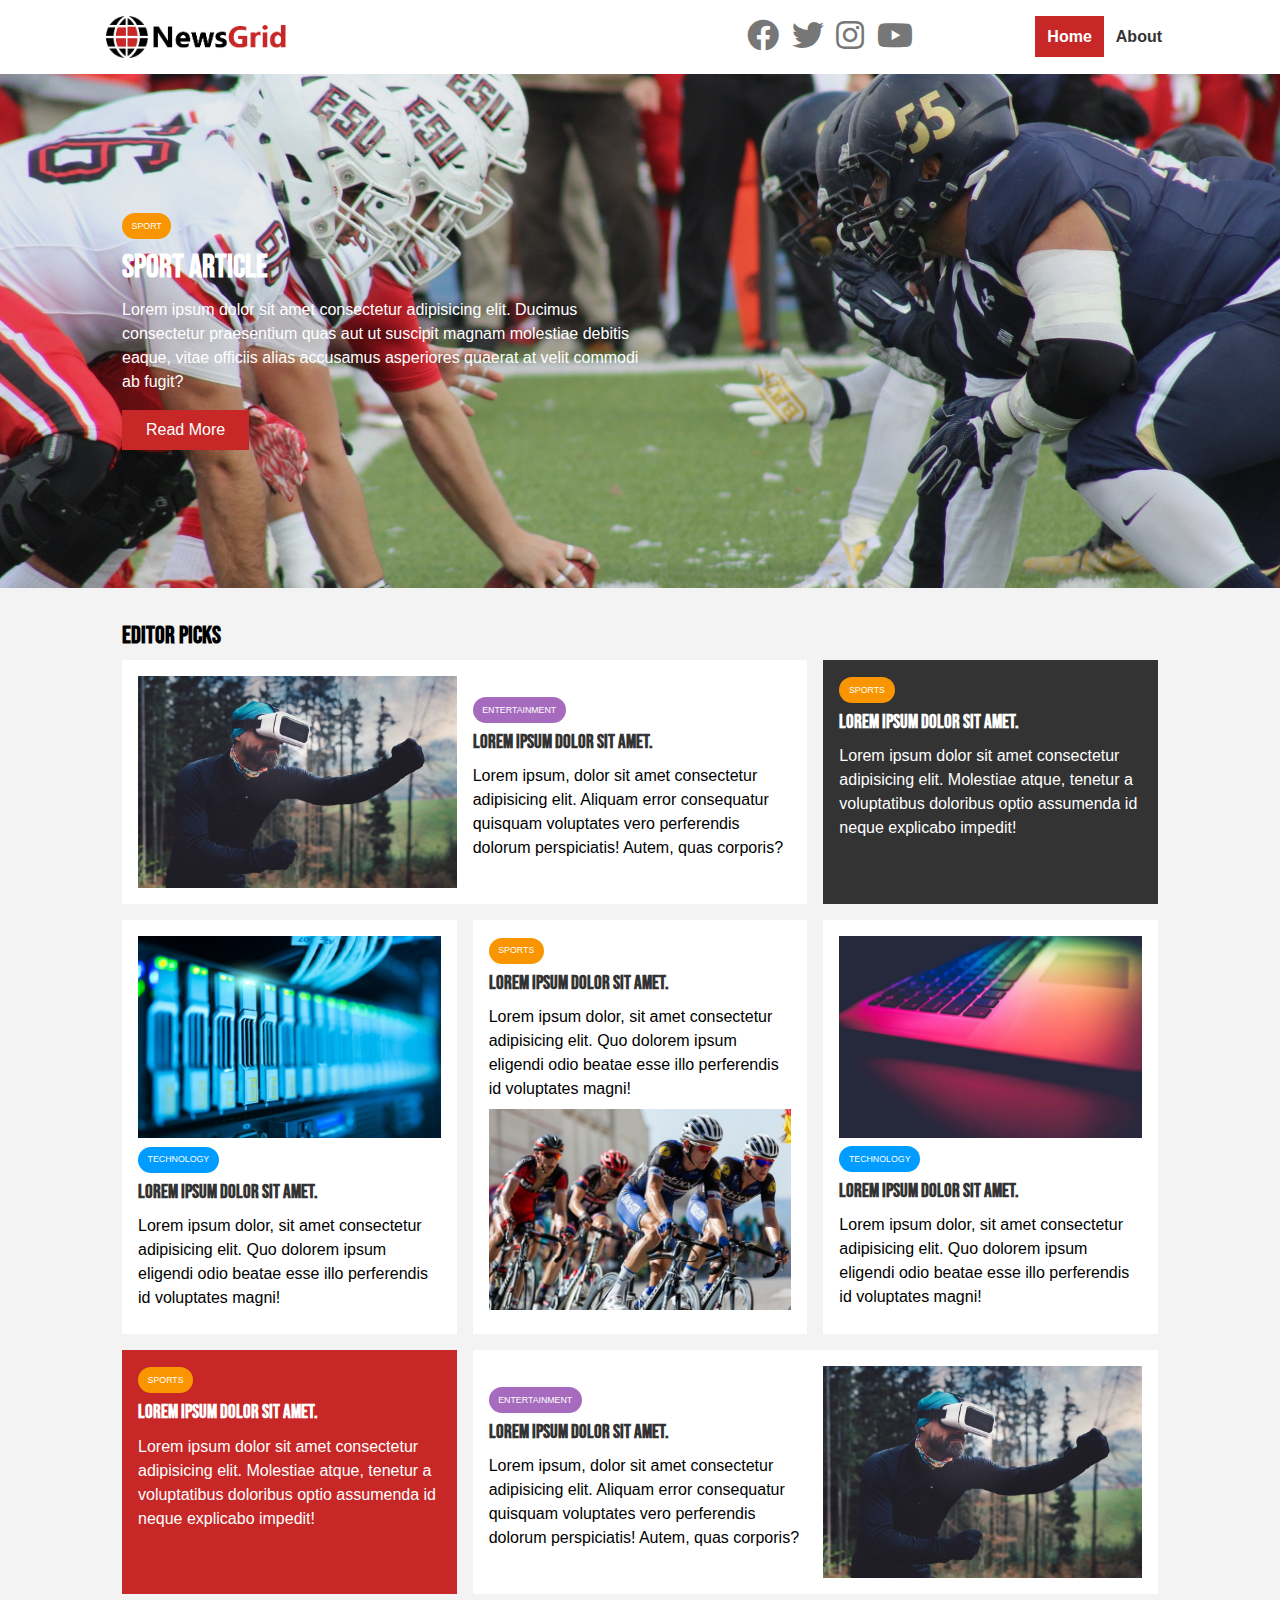
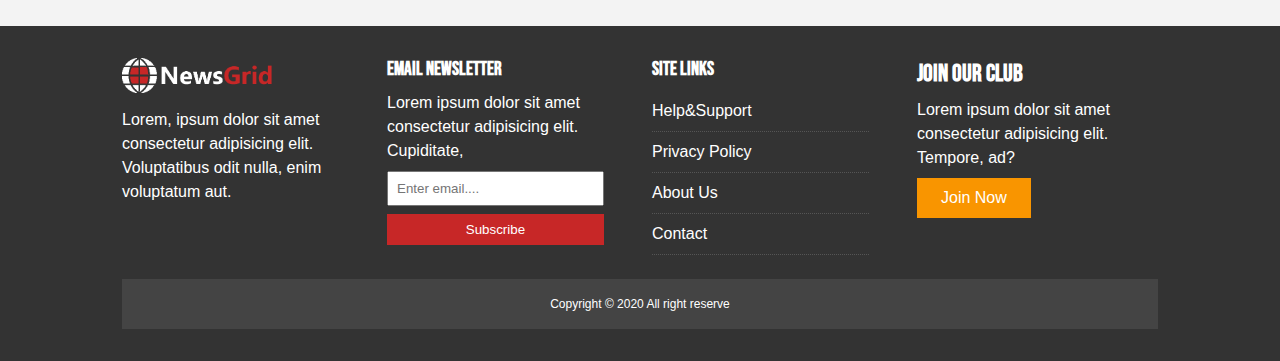
<file: index.html>
<!DOCTYPE html>
<html lang="en">
  <head>
    <meta charset="UTF-8" />
    <meta name="viewport" content="width=device-width, initial-scale=1.0" />
    <link
      rel="stylesheet"
      href="https://cdnjs.cloudflare.com/ajax/libs/font-awesome/5.14.0/css/all.min.css"
    />
    <link
      href="https://fonts.googleapis.com/css2?family=Bebas+Neue&display=swap"
      rel="stylesheet"
    />
    <link rel="stylesheet" href="css/style.css" />
    <link
      rel="stylesheet"
      media="screen and (max-width:768px)"
      href="css/mobile.css"
    />
    <link rel="shortcut icon" type="image/x-icon" href="favicon.ico" />
    <title>NewsGrid | Latest News</title>
  </head>
  <body>
    <nav id="main-nav">
      <div class="container">
        <img src="img/logo.png" alt="NewsGrid" class="logo" />
        <div class="social">
          <a href="http://facebook.com" target="_blank"
            ><i class="fab fa-facebook fa-2x"></i
          ></a>
          <a href="http://twitter.com" target="_blank"
            ><i class="fab fa-twitter fa-2x"></i
          ></a>
          <a href="http://instagram.com" target="_blank"
            ><i class="fab fa-instagram fa-2x"></i
          ></a>
          <a href="http://youtube.com" target="_blank"
            ><i class="fab fa-youtube fa-2x"></i
          ></a>
        </div>
        <ul>
          <li><a href="index.html" class="current">Home</a></li>
          <li><a href="about.html">About</a></li>
        </ul>
      </div>
    </nav>

    <!-- Showcase -->
    <header id="showcase">
      <div class="container">
        <div class="showcase-container">
          <div class="showcase-content">
            <div class="category category-sports">Sport</div>
            <h1>Sport Article</h1>
            <p>
              Lorem ipsum dolor sit amet consectetur adipisicing elit. Ducimus
              consectetur praesentium quas aut ut suscipit magnam molestiae
              debitis eaque, vitae officiis alias accusamus asperiores quaerat
              at velit commodi ab fugit?
            </p>
            <a href="article.html" class="btn btn-primary">Read More</a>
          </div>
        </div>
      </div>
    </header>

    <!-- Home Articles -->
    <section id="home-articles" class="py-2">
      <div class="container">
        <h2>Editor Picks</h2>
        <div class="articles-container">
          <article class="card">
            <img src="img/articles/ent1.jpg" alt="" />
            <div>
              <div class="category category-ent">Entertainment</div>
              <h3><a href="article.html">Lorem ipsum dolor sit amet.</a></h3>
              <p>
                Lorem ipsum, dolor sit amet consectetur adipisicing elit.
                Aliquam error consequatur quisquam voluptates vero perferendis
                dolorum perspiciatis! Autem, quas corporis?
              </p>
            </div>
          </article>
          <article class="card bg-dark">
            <div class="category category-sports">Sports</div>
            <h3><a href="article.html">Lorem ipsum dolor sit amet.</a></h3>
            <p>
              Lorem ipsum dolor sit amet consectetur adipisicing elit. Molestiae
              atque, tenetur a voluptatibus doloribus optio assumenda id neque
              explicabo impedit!
            </p>
          </article>
          <article class="card">
            <img src="img/articles/tech1.jpg" alt="" />
            <div class="category category-tech">Technology</div>
            <h3><a href="article.html">Lorem ipsum dolor sit amet.</a></h3>
            <p>
              Lorem ipsum dolor, sit amet consectetur adipisicing elit. Quo
              dolorem ipsum eligendi odio beatae esse illo perferendis id
              voluptates magni!
            </p>
          </article>
          <article class="card">
            <div class="category category-sports">Sports</div>
            <h3><a href="article.html">Lorem ipsum dolor sit amet.</a></h3>
            <p>
              Lorem ipsum dolor, sit amet consectetur adipisicing elit. Quo
              dolorem ipsum eligendi odio beatae esse illo perferendis id
              voluptates magni!
            </p>
            <img src="img/articles/sports1.jpg" alt="" />
          </article>
          <article class="card">
            <img src="img/articles/tech2.jpg" alt="" />
            <div class="category category-tech">Technology</div>
            <h3><a href="article.html">Lorem ipsum dolor sit amet.</a></h3>
            <p>
              Lorem ipsum dolor, sit amet consectetur adipisicing elit. Quo
              dolorem ipsum eligendi odio beatae esse illo perferendis id
              voluptates magni!
            </p>
          </article>
          <article class="card bg-primary">
            <div class="category category-sports">Sports</div>
            <h3><a href="article.html">Lorem ipsum dolor sit amet.</a></h3>
            <p>
              Lorem ipsum dolor sit amet consectetur adipisicing elit. Molestiae
              atque, tenetur a voluptatibus doloribus optio assumenda id neque
              explicabo impedit!
            </p>
          </article>
          <article class="card">
            <div>
              <div class="category category-ent">Entertainment</div>
              <h3><a href="article.html">Lorem ipsum dolor sit amet.</a></h3>
              <p>
                Lorem ipsum, dolor sit amet consectetur adipisicing elit.
                Aliquam error consequatur quisquam voluptates vero perferendis
                dolorum perspiciatis! Autem, quas corporis?
              </p>
            </div>
            <img src="img/articles/ent1.jpg" alt="" />
          </article>
        </div>
      </div>
    </section>
    <footer id="main-footer" class="py-2">
      <div class="container footer-container">
        <div>
          <img src="img/logo_light.png" alt="NewsGrid" />
          <p>
            Lorem, ipsum dolor sit amet consectetur adipisicing elit.
            Voluptatibus odit nulla, enim voluptatum aut.
          </p>
        </div>
        <div>
          <h3>Email Newsletter</h3>
          <p>
            Lorem ipsum dolor sit amet consectetur adipisicing elit. Cupiditate,
          </p>
          <form name="contact" method="POST" data-netlify="true">
            <input type="email" placeholder="Enter email...." />
            <input type="submit" value="Subscribe" class="btn btn-primary" />
          </form>
        </div>
        <div>
          <h3>Site Links</h3>
          <ul class="list">
            <li><a href="#">Help&Support</a></li>
            <li><a href="#">Privacy Policy</a></li>
            <li><a href="#">About Us</a></li>
            <li><a href="#">Contact</a></li>
          </ul>
        </div>
        <div>
          <h2>Join Our Club</h2>
          <p>
            Lorem ipsum dolor sit amet consectetur adipisicing elit. Tempore,
            ad?
          </p>
          <a href="#" class="btn btn-secondary">Join Now</a>
        </div>
        <div>
          <p>Copyright &copy; 2020 All right reserve</p>
        </div>
      </div>
    </footer>
  </body>
</html>
</file>
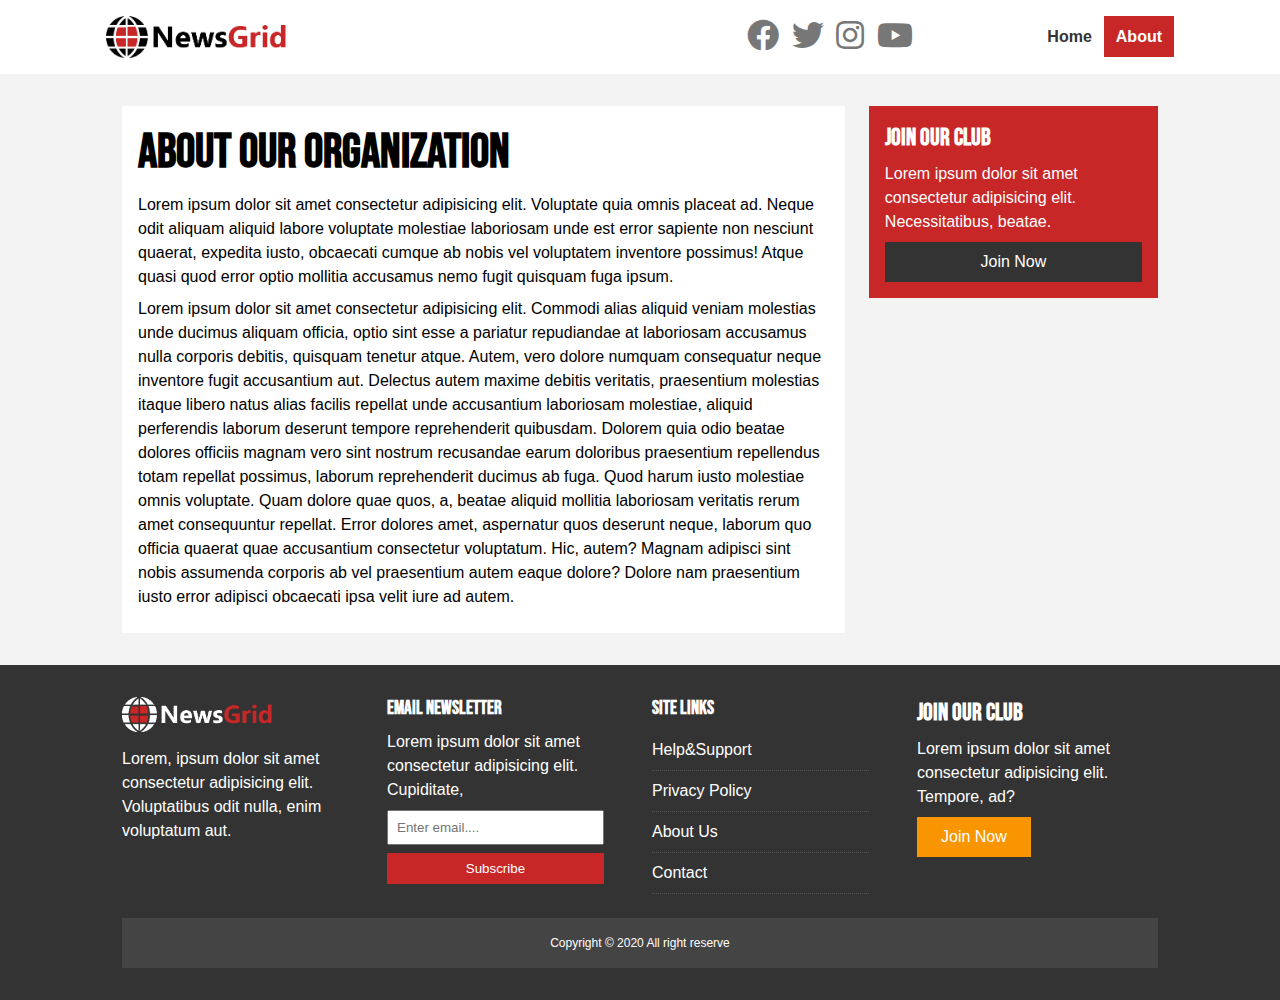
<file: about.html>
<!DOCTYPE html>
<html lang="en">
  <head>
    <meta charset="UTF-8" />
    <meta name="viewport" content="width=device-width, initial-scale=1.0" />
    <link
      rel="stylesheet"
      href="https://cdnjs.cloudflare.com/ajax/libs/font-awesome/5.14.0/css/all.min.css"
    />
    <link
      href="https://fonts.googleapis.com/css2?family=Bebas+Neue&display=swap"
      rel="stylesheet"
    />
    <link rel="stylesheet" href="css/style.css" />
    <link
      rel="stylesheet"
      media="screen and (max-width:768px)"
      href="css/mobile.css"
    />
    <link rel="shortcut icon" type="image/x-icon" href="favicon.ico" />
    <title>NewsGrid | About</title>
  </head>
  <body>
    <nav id="main-nav">
      <div class="container">
        <img src="img/logo.png" alt="NewsGrid" class="logo" />
        <div class="social">
          <a href="http://facebook.com" target="_blank"
            ><i class="fab fa-facebook fa-2x"></i
          ></a>
          <a href="http://twitter.com" target="_blank"
            ><i class="fab fa-twitter fa-2x"></i
          ></a>
          <a href="http://instagram.com" target="_blank"
            ><i class="fab fa-instagram fa-2x"></i
          ></a>
          <a href="http://youtube.com" target="_blank"
            ><i class="fab fa-youtube fa-2x"></i
          ></a>
        </div>
        <ul>
          <li><a href="index.html">Home</a></li>
          <li><a href="about.html" class="current">About</a></li>
        </ul>
      </div>
    </nav>

    <section id="about">
      <div class="container">
        <div class="page-container">
          <article class="card">
            <h1 class="l-heading">About Our Organization</h1>
            <p>
              Lorem ipsum dolor sit amet consectetur adipisicing elit. Voluptate
              quia omnis placeat ad. Neque odit aliquam aliquid labore voluptate
              molestiae laboriosam unde est error sapiente non nesciunt quaerat,
              expedita iusto, obcaecati cumque ab nobis vel voluptatem inventore
              possimus! Atque quasi quod error optio mollitia accusamus nemo
              fugit quisquam fuga ipsum.
            </p>
            <p>
              Lorem ipsum dolor sit amet consectetur adipisicing elit. Commodi
              alias aliquid veniam molestias unde ducimus aliquam officia, optio
              sint esse a pariatur repudiandae at laboriosam accusamus nulla
              corporis debitis, quisquam tenetur atque. Autem, vero dolore
              numquam consequatur neque inventore fugit accusantium aut.
              Delectus autem maxime debitis veritatis, praesentium molestias
              itaque libero natus alias facilis repellat unde accusantium
              laboriosam molestiae, aliquid perferendis laborum deserunt tempore
              reprehenderit quibusdam. Dolorem quia odio beatae dolores officiis
              magnam vero sint nostrum recusandae earum doloribus praesentium
              repellendus totam repellat possimus, laborum reprehenderit ducimus
              ab fuga. Quod harum iusto molestiae omnis voluptate. Quam dolore
              quae quos, a, beatae aliquid mollitia laboriosam veritatis rerum
              amet consequuntur repellat. Error dolores amet, aspernatur quos
              deserunt neque, laborum quo officia quaerat quae accusantium
              consectetur voluptatum. Hic, autem? Magnam adipisci sint nobis
              assumenda corporis ab vel praesentium autem eaque dolore? Dolore
              nam praesentium iusto error adipisci obcaecati ipsa velit iure ad
              autem.
            </p>
          </article>
          <aside class="card bg-primary">
            <h2>Join Our Club</h2>
            <p>
              Lorem ipsum dolor sit amet consectetur adipisicing elit.
              Necessitatibus, beatae.
            </p>
            <a href="#" class="btn btn-dark btn-block">Join Now</a>
          </aside>
        </div>
      </div>
    </section>

    <!-- Footer -->
    <footer id="main-footer" class="py-2">
      <div class="container footer-container">
        <div>
          <img src="img/logo_light.png" alt="NewsGrid" />
          <p>
            Lorem, ipsum dolor sit amet consectetur adipisicing elit.
            Voluptatibus odit nulla, enim voluptatum aut.
          </p>
        </div>
        <div>
          <h3>Email Newsletter</h3>
          <p>
            Lorem ipsum dolor sit amet consectetur adipisicing elit. Cupiditate,
          </p>
          <form name="contact" method="POST" data-netlify="true">
            <input type="email" placeholder="Enter email...." />
            <input type="submit" value="Subscribe" class="btn btn-primary" />
          </form>
        </div>
        <div>
          <h3>Site Links</h3>
          <ul class="list">
            <li><a href="#">Help&Support</a></li>
            <li><a href="#">Privacy Policy</a></li>
            <li><a href="#">About Us</a></li>
            <li><a href="#">Contact</a></li>
          </ul>
        </div>
        <div>
          <h2>Join Our Club</h2>
          <p>
            Lorem ipsum dolor sit amet consectetur adipisicing elit. Tempore,
            ad?
          </p>
          <a href="#" class="btn btn-secondary">Join Now</a>
        </div>
        <div>
          <p>Copyright &copy; 2020 All right reserve</p>
        </div>
      </div>
    </footer>
  </body>
</html>
</file>
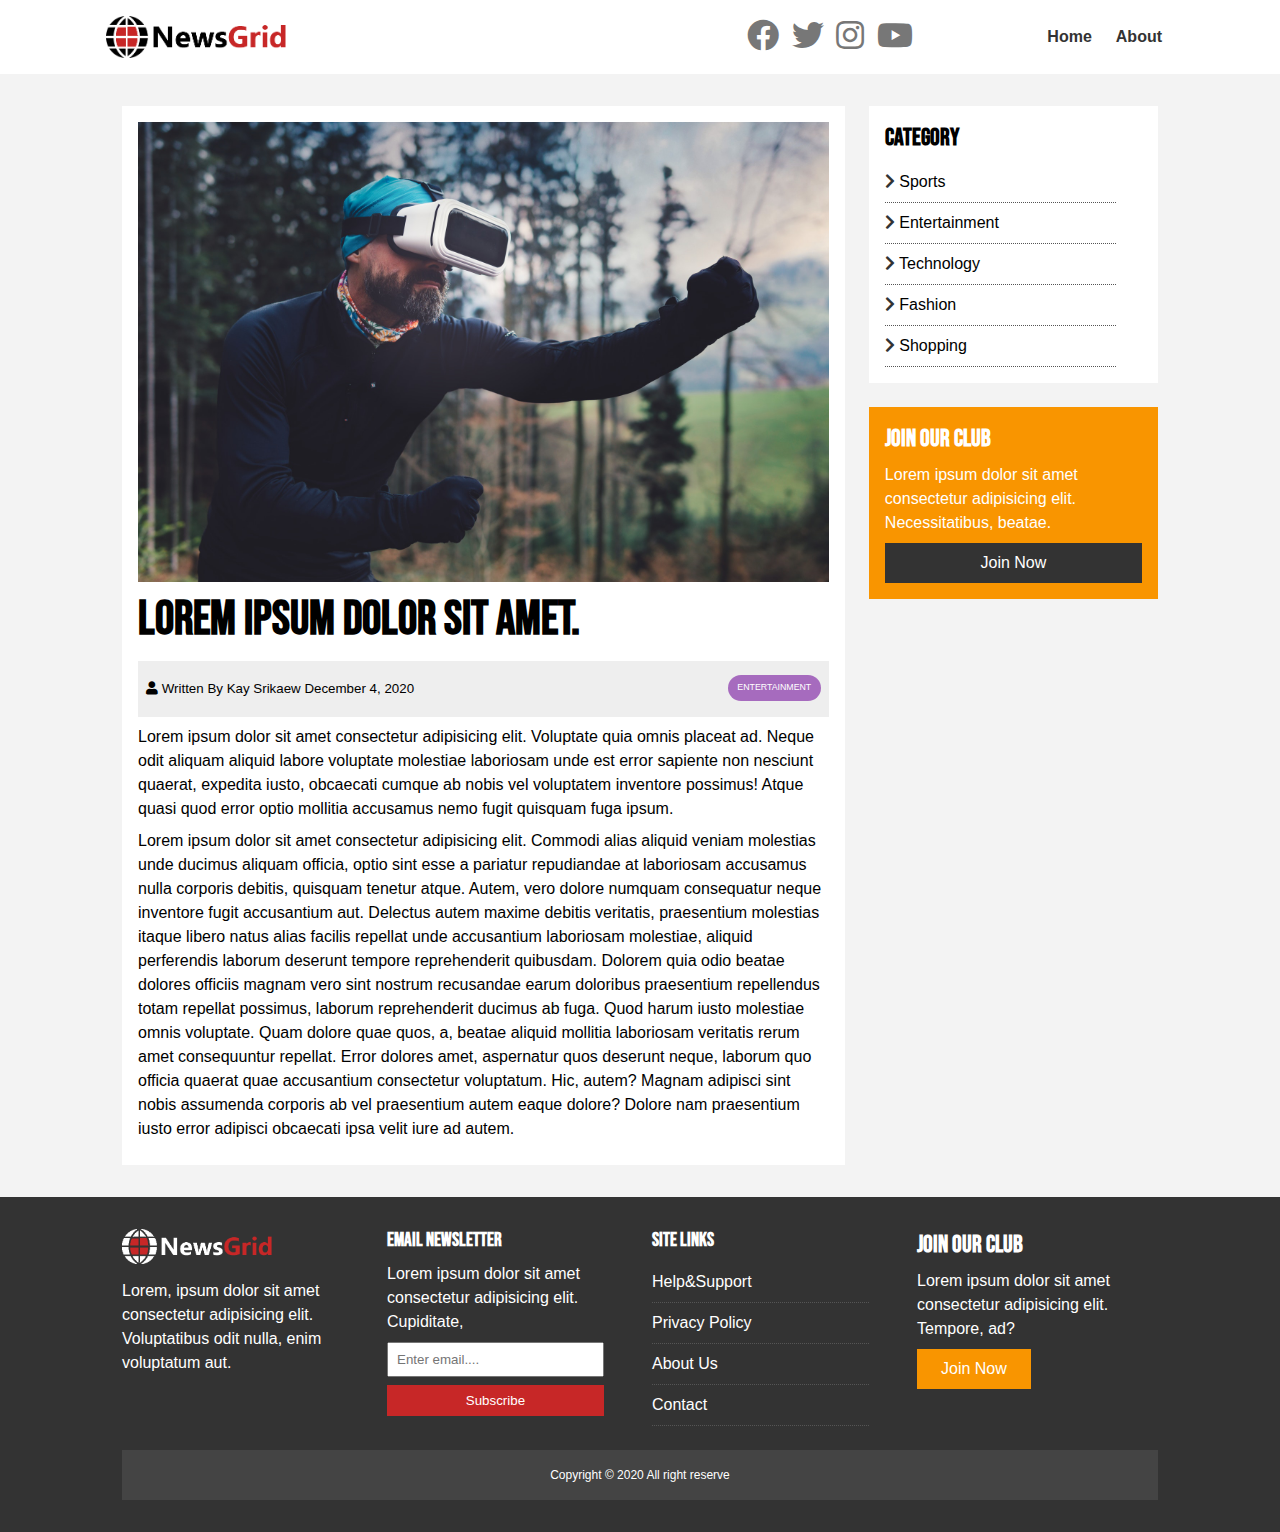
<file: article.html>
<!DOCTYPE html>
<html lang="en">
  <head>
    <meta charset="UTF-8" />
    <meta name="viewport" content="width=device-width, initial-scale=1.0" />
    <link
      rel="stylesheet"
      href="https://cdnjs.cloudflare.com/ajax/libs/font-awesome/5.14.0/css/all.min.css"
    />
    <link
      href="https://fonts.googleapis.com/css2?family=Bebas+Neue&display=swap"
      rel="stylesheet"
    />
    <link rel="stylesheet" href="css/style.css" />
    <link
      rel="stylesheet"
      media="screen and (max-width:768px)"
      href="css/mobile.css"
    />
    <link rel="shortcut icon" type="image/x-icon" href="favicon.ico" />
    <title>NewsGrid | Latest News</title>
  </head>
  <body>
    <nav id="main-nav">
      <div class="container">
        <img src="img/logo.png" alt="NewsGrid" class="logo" />
        <div class="social">
          <a href="http://facebook.com" target="_blank"
            ><i class="fab fa-facebook fa-2x"></i
          ></a>
          <a href="http://twitter.com" target="_blank"
            ><i class="fab fa-twitter fa-2x"></i
          ></a>
          <a href="http://instagram.com" target="_blank"
            ><i class="fab fa-instagram fa-2x"></i
          ></a>
          <a href="http://youtube.com" target="_blank"
            ><i class="fab fa-youtube fa-2x"></i
          ></a>
        </div>
        <ul>
          <li><a href="index.html">Home</a></li>
          <li><a href="about.html">About</a></li>
        </ul>
      </div>
    </nav>

    <section id="article">
      <div class="container">
        <div class="page-container">
          <article class="card">
            <img src="img/articles/ent1.jpg" alt="" />
            <h1 class="l-heading">Lorem ipsum dolor sit amet.</h1>
            <div class="meta">
              <small>
                <i class="fas fa-user"></i> Written By Kay Srikaew December 4,
                2020
              </small>
              <div class="category category-ent">Entertainment</div>
            </div>
            <p>
              Lorem ipsum dolor sit amet consectetur adipisicing elit. Voluptate
              quia omnis placeat ad. Neque odit aliquam aliquid labore voluptate
              molestiae laboriosam unde est error sapiente non nesciunt quaerat,
              expedita iusto, obcaecati cumque ab nobis vel voluptatem inventore
              possimus! Atque quasi quod error optio mollitia accusamus nemo
              fugit quisquam fuga ipsum.
            </p>
            <p>
              Lorem ipsum dolor sit amet consectetur adipisicing elit. Commodi
              alias aliquid veniam molestias unde ducimus aliquam officia, optio
              sint esse a pariatur repudiandae at laboriosam accusamus nulla
              corporis debitis, quisquam tenetur atque. Autem, vero dolore
              numquam consequatur neque inventore fugit accusantium aut.
              Delectus autem maxime debitis veritatis, praesentium molestias
              itaque libero natus alias facilis repellat unde accusantium
              laboriosam molestiae, aliquid perferendis laborum deserunt tempore
              reprehenderit quibusdam. Dolorem quia odio beatae dolores officiis
              magnam vero sint nostrum recusandae earum doloribus praesentium
              repellendus totam repellat possimus, laborum reprehenderit ducimus
              ab fuga. Quod harum iusto molestiae omnis voluptate. Quam dolore
              quae quos, a, beatae aliquid mollitia laboriosam veritatis rerum
              amet consequuntur repellat. Error dolores amet, aspernatur quos
              deserunt neque, laborum quo officia quaerat quae accusantium
              consectetur voluptatum. Hic, autem? Magnam adipisci sint nobis
              assumenda corporis ab vel praesentium autem eaque dolore? Dolore
              nam praesentium iusto error adipisci obcaecati ipsa velit iure ad
              autem.
            </p>
          </article>

          <aside id="category" class="card">
            <h2>Category</h2>
            <ul class="list">
              <li>
                <a href="#"><i class="fas fa-chevron-right"></i> </a>Sports
              </li>
              <li>
                <a href="#"><i class="fas fa-chevron-right"></i> </a
                >Entertainment
              </li>
              <li>
                <a href="#"><i class="fas fa-chevron-right"></i> </a>Technology
              </li>
              <li>
                <a href="#"><i class="fas fa-chevron-right"></i> </a>Fashion
              </li>
              <li>
                <a href="#"><i class="fas fa-chevron-right"></i> </a>Shopping
              </li>
            </ul>
          </aside>

          <aside class="card bg-secondary">
            <h2>Join Our Club</h2>
            <p>
              Lorem ipsum dolor sit amet consectetur adipisicing elit.
              Necessitatibus, beatae.
            </p>
            <a href="#" class="btn btn-dark btn-block">Join Now</a>
          </aside>
        </div>
      </div>
    </section>

    <!-- Footer -->
    <footer id="main-footer" class="py-2">
      <div class="container footer-container">
        <div>
          <img src="img/logo_light.png" alt="NewsGrid" />
          <p>
            Lorem, ipsum dolor sit amet consectetur adipisicing elit.
            Voluptatibus odit nulla, enim voluptatum aut.
          </p>
        </div>
        <div>
          <h3>Email Newsletter</h3>
          <p>
            Lorem ipsum dolor sit amet consectetur adipisicing elit. Cupiditate,
          </p>
          <form name="contact" method="POST" data-netlify="true">
            <input type="email" placeholder="Enter email...." />
            <input type="submit" value="Subscribe" class="btn btn-primary" />
          </form>
        </div>
        <div>
          <h3>Site Links</h3>
          <ul class="list">
            <li><a href="#">Help&Support</a></li>
            <li><a href="#">Privacy Policy</a></li>
            <li><a href="#">About Us</a></li>
            <li><a href="#">Contact</a></li>
          </ul>
        </div>
        <div>
          <h2>Join Our Club</h2>
          <p>
            Lorem ipsum dolor sit amet consectetur adipisicing elit. Tempore,
            ad?
          </p>
          <a href="#" class="btn btn-secondary">Join Now</a>
        </div>
        <div>
          <p>Copyright &copy; 2020 All right reserve</p>
        </div>
      </div>
    </footer>
  </body>
</html>
</file>
<file: css/style.css>
:root {
  --primary-color: #c72727;
  --secondary-color: #f99500;
  --light-color: #f3f3f3;
  --dark-color: #333;
  --max-width: 1100px;
}

.category {
  --sport-color: #f99500;
  --ent-color: #a66bbe;
  --tech-color: #009cff;
}

* {
  margin: 0;
  padding: 0;
  box-sizing: border-box;
}

body {
  font-family: Arial, Helvetica, sans-serif;
  line-height: 1.5;
  background: var(--light-color);
}

a {
  color: var(--dark-color);
  text-decoration: none;
}

ul {
  list-style: none;
}

p {
  margin: 0.5rem 0;
}

img {
  width: 100%;
}

h1,
h2,
h3,
h4,
h5,
h6 {
  font-family: "Bebas Neue", cursive;
  margin-bottom: 0.55rem;
  line-height: 1.3;
}

/* Utility */
.container {
  max-width: var(--max-width);
  margin: auto;
  padding: 0 2rem;
  overflow: hidden;
}

.category {
  display: inline-block;
  color: #fff;
  font-size: 0.55rem;
  text-transform: uppercase;
  padding: 0.4rem 0.6rem;
  border-radius: 15px;
  margin-bottom: 0.5rem;
}

.category-sports {
  background: var(--sport-color);
}
.category-ent {
  background: var(--ent-color);
}
.category-tech {
  background: var(--tech-color);
}

.btn {
  display: inline-block;
  border: none;
  background: var(--dark-color);
  color: #fff;
  padding: 0.5rem 1.5rem;
}

.btn-light {
  background: var(--light-color);
}
.btn-primary {
  background: var(--primary-color);
}
.btn-secondary {
  background: var(--secondary-color);
}

.btn-block {
  display: block;
  width: 100%;
  text-align: center;
}

.btn:hover {
  opacity: 0.9;
}

.card {
  background: #fff;
  padding: 1rem;
}

.bg-dark {
  background: var(--dark-color);
  color: #fff;
}
.bg-primary {
  background: var(--primary-color);
  color: #fff;
}
.bg-secondary {
  background: var(--secondary-color);
  color: #fff;
}

.bg-dark h1,
.bg-dark h2,
.bg-dark h3,
.bg-dark a,
.bg-primary h1,
.bg-primary h2,
.bg-primary h3,
.bg-primary a,
.bg-secondary h1,
.bg-secondary h2,
.bg-secondary h3,
.bg-secondary a {
  color: #fff;
}

.py-1 {
  padding: 1.5rem 0;
}
.py-2 {
  padding: 2rem 0;
}
.py-3 {
  padding: 3rem 0;
}
.p-1 {
  padding: 1.5rem;
}
.p-2 {
  padding: 2rem;
}
.p-3 {
  padding: 3rem;
}

.l-heading {
  font-size: 3rem;
}

.list li {
  padding: 0.5rem 0;
  border-bottom: #555 dotted 1px;
  width: 90%;
}

.list li a:hover {
  color: var(--primary-color) !important;
}

/* Inner page grid container */
.page-container {
  display: grid;
  grid-template-columns: 5fr 2fr;
  margin: 2rem 0;
  grid-gap: 1.5rem;
}

.page-container *:first-child {
  grid-row: 1 / span 3;
}

/* Navigation */
#main-nav {
  background: #fff;
  position: sticky;
  top: 0;
  z-index: 2;
}

#main-nav .container {
  display: grid;
  grid-template-columns: 6fr 3fr 2fr;
  padding: 1rem;
  align-items: center;
}

#main-nav .logo {
  width: 180px;
}

#main-nav ul {
  justify-self: end;
  display: flex;
}

#main-nav ul li a {
  padding: 0.75rem;
  font-weight: bold;
}

#main-nav ul li a.current {
  background: var(--primary-color);
  color: white;
}

#main-nav ul li a:hover {
  background: var(--light-color);
  color: var(--dark-color);
}

#main-nav .social {
  justify-self: center;
}

#main-nav .social i {
  color: #777;
  margin-right: 0.5rem;
}

#showcase {
  color: #fff;
  background: #333;
  padding: 2rem;
  position: relative;
}

#showcase::before {
  content: "";
  background: url("../img/featured.jpg") no-repeat center center/cover;
  position: absolute;
  top: 0;
  left: 0;
  width: 100%;
  height: 100%;
  opacity: 0.9;
}

#showcase .showcase-container {
  display: grid;
  grid-template-columns: repeat(2, 1fr);
  justify-content: center;
  align-items: center;
  height: 50vh;
}

#showcase .showcase-content {
  z-index: 1;
}

#showcase .showcase-content p {
  margin-bottom: 1rem;
}

/* Home Articles */
#home-articles .articles-container {
  display: grid;
  grid-template-columns: repeat(3, 1fr);
  grid-gap: 1rem;
}

#home-articles .articles-container > *:first-child,
#home-articles .articles-container > *:last-child {
  display: grid;
  grid-template-columns: repeat(2, 1fr);
  grid-gap: 1rem;
  align-items: center;
  grid-column: 1 / span 2;
}

#home-articles .articles-container > *:last-child {
  grid-column: 2 / span 2;
}

#article .meta {
  display: flex;
  justify-content: space-between;
  align-items: center;
  background: #eee;
  padding: 0.5rem;
}

#article .meta .category {
  margin-top: 0.4rem;
}

/* Footer */
#main-footer {
  background: var(--dark-color);
  color: #fff;
}

#main-footer img {
  width: 150px;
}

#main-footer a {
  color: #fff;
}

#main-footer .footer-container {
  display: grid;
  grid-template-columns: repeat(4, 1fr);
  grid-gap: 1.5rem;
}

#main-footer .footer-container > *:last-child {
  background: #444;
  grid-column: 1 / span 4;
  padding: 0.5rem;
  text-align: center;
  font-size: 0.75rem;
}

#main-footer .footer-container input[type="email"] {
  width: 90%;
  padding: 0.5rem;
  margin-bottom: 0.5rem;
}

#main-footer .footer-container input[type="submit"] {
  width: 90%;
}
</file>
<file: css/mobile.css>
/* Navigation */
#main-nav .social {
  display: none;
}

#main-nav .container {
  grid-template-columns: 1fr;
  grid-gap: 1.2rem;
}

#main-nav ul,
#main-nav .logo {
  justify-self: center;
}

#main-nav ul li a {
  padding: 0.5rem;
}
#home-articles .articles-container {
  grid-template-columns: repeat(2, 1fr);
}

#home-articles .articles-container > *:first-child,
#home-articles .articles-container > *:last-child {
  grid-template-columns: 1fr;
  grid-column: 1;
}

@media (max-width: 600px) {
  /* Stack Grid Items */
  #showcase .showcase-container,
  #home-articles .articles-container,
  #main-footer .footer-container {
    grid-template-columns: 1fr;
  }
  #main-footer .footer-container > *:last-child {
    grid-column: 1;
  }

  #main-footer .footer-container > *:first-child,
  #main-footer .footer-container > *:nth-child(2) {
    border-bottom: #444 dotted 1px;
    padding-bottom: 1rem;
  }

  .page-container {
    grid-template-columns: 1fr;
    text-align: center;
  }

  .page-container *:first-child {
    grid-row: 1;
  }

  .l-heading {
    font-size: 2rem;
  }
}
</file>
